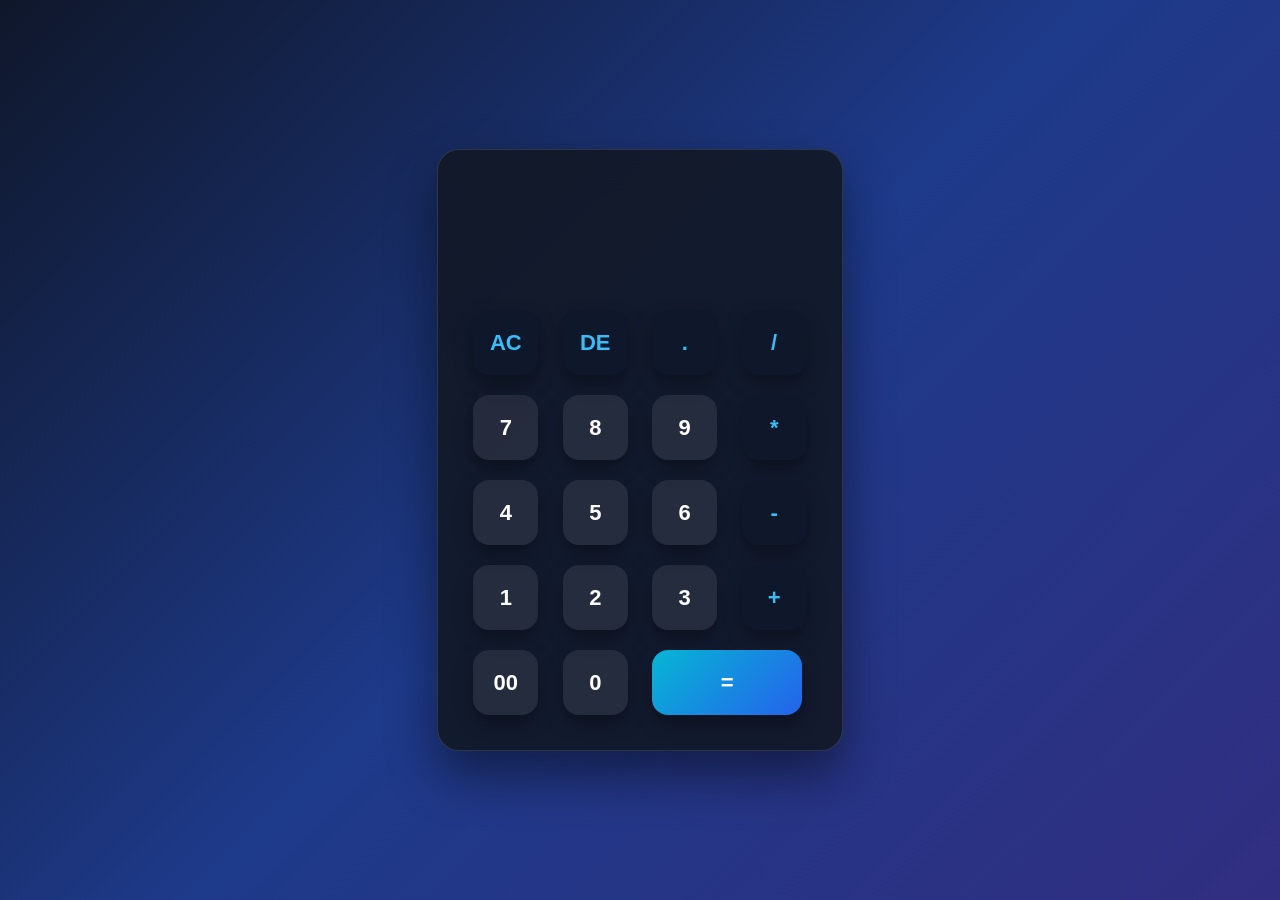
<file: index.html>
<!DOCTYPE html>
<html>
<head>
    <meta name="viewport" content="width=device-width, initial-scale=1.0">
    <title>Calculator using JavaScript - Easy Tutorials</title>
    <link rel="stylesheet" href="style.css">
</head>

<body>

<div class="container">
    <div class="calculator">
        <form>

            <div class="display">
    <input type="text" name="display">
</div>

            <div>
                <input type="button" value="AC" onclick="display.value=''" class="operator">
                <input type="button" value="DE" onclick="display.value = display.value.toString().slice(0,-1)" class="operator">
                <input type="button" value="." onclick="display.value += '.'" class="operator">
                <input type="button" value="/" onclick="display.value += '/'" class="operator">
            </div>

            <div>
                <input type="button" value="7" onclick="display.value += '7'">
                <input type="button" value="8" onclick="display.value += '8'">
                <input type="button" value="9" onclick="display.value += '9'">
                <input type="button" value="*" onclick="display.value += '*'" class="operator">
            </div>

            <div>
                <input type="button" value="4" onclick="display.value += '4'">
                <input type="button" value="5" onclick="display.value += '5'">
                <input type="button" value="6" onclick="display.value += '6'">
                <input type="button" value="-" onclick="display.value += '-'" class="operator">
            </div>

            <div>
                <input type="button" value="1" onclick="display.value += '1'">
                <input type="button" value="2" onclick="display.value += '2'">
                <input type="button" value="3" onclick="display.value += '3'">
                <input type="button" value="+" onclick="display.value += '+'" class="operator">
            </div>

            <div>
                <input type="button" value="00" onclick="display.value += '00'">
                <input type="button" value="0" onclick="display.value += '0'">
                <input type="button" value="=" onclick="display.value = eval(display.value)" class="equal operator">
            </div>

        </form>
    </div>
</div>

</body>
</html>
</file>
<file: style.css>
*{
    margin: 0;
    padding: 0;
    font-family: 'Poppins', sans-serif;
    box-sizing: border-box;
}

body{
    overflow: hidden;
}

.container{
    width: 100%;
    height: 100vh;
    background: linear-gradient(135deg,#0f172a,#1e3a8a,#312e81);
    display: flex;
    align-items: center;
    justify-content: center;
}

.calculator{
    background: rgba(18,24,38,0.92);
    backdrop-filter: blur(20px);
    padding: 25px;
    border-radius: 22px;
    border: 1px solid rgba(255,255,255,0.12);
    box-shadow: 0 25px 50px rgba(0,0,0,0.45);
}

.calculator form input{
    border: none;
    outline: none;
    width: 65px;
    height: 65px;
    margin: 10px;
    border-radius: 16px;
    background: rgba(255,255,255,0.08);
    color: white;
    font-size: 22px;
    font-weight: 600;
    cursor: pointer;
    transition: 0.25s;
    box-shadow: 0 8px 18px rgba(0,0,0,.35);
}

.calculator form input:hover{
    transform: translateY(-4px);
    background:#334155;
}

.calculator form input:active{
    transform: scale(.95);
}

form .display{
    display:flex;
    justify-content:flex-end;
    margin:20px 0;
}

form .display input{
    text-align:right;
    flex:1;
    font-size:42px;
    padding-right:18px;
    background:transparent;
    color:#ffffff;
    box-shadow:none;
}

form input.operator{
    color:#38bdf8;
    background:#0f172a;
    font-weight:bold;
}

form input.operator:hover{
    background:#1e40af;
    color:white;
}

form input.equal{
    width:150px;
    background:linear-gradient(135deg,#06b6d4,#2563eb);
    color:white;
    font-weight:bold;
}

form input.equal:hover{
    background:linear-gradient(135deg,#0891b2,#1d4ed8);
}

.display input::placeholder{
    color:#94a3b8;
}
</file>
<file: calculator.css>
*{
    margin: 0;
    padding: 0;
    font-family: 'Poppins', sans-serif;
    box-sizing: border-box;
}

body{
    overflow: hidden;
}

.container{
    width: 100%;
    height: 100vh;
    background: linear-gradient(135deg,#0f172a,#1e3a8a,#312e81);
    display: flex;
    align-items: center;
    justify-content: center;
}

.calculator{
    background: rgba(18,24,38,0.92);
    backdrop-filter: blur(20px);
    padding: 25px;
    border-radius: 22px;
    border: 1px solid rgba(255,255,255,0.12);
    box-shadow: 0 25px 50px rgba(0,0,0,0.45);
}

.calculator form input{
    border: none;
    outline: none;
    width: 65px;
    height: 65px;
    margin: 10px;
    border-radius: 16px;
    background: rgba(255,255,255,0.08);
    color: white;
    font-size: 22px;
    font-weight: 600;
    cursor: pointer;
    transition: 0.25s;
    box-shadow: 0 8px 18px rgba(0,0,0,.35);
}

.calculator form input:hover{
    transform: translateY(-4px);
    background:#334155;
}

.calculator form input:active{
    transform: scale(.95);
}

form .display{
    display:flex;
    justify-content:flex-end;
    margin:20px 0;
}

form .display input{
    text-align:right;
    flex:1;
    font-size:42px;
    padding-right:18px;
    background:transparent;
    color:#ffffff;
    box-shadow:none;
}

form input.operator{
    color:#38bdf8;
    background:#0f172a;
    font-weight:bold;
}

form input.operator:hover{
    background:#1e40af;
    color:white;
}

form input.equal{
    width:150px;
    background:linear-gradient(135deg,#06b6d4,#2563eb);
    color:white;
    font-weight:bold;
}

form input.equal:hover{
    background:linear-gradient(135deg,#0891b2,#1d4ed8);
}

.display input::placeholder{
    color:#94a3b8;
}
</file>
